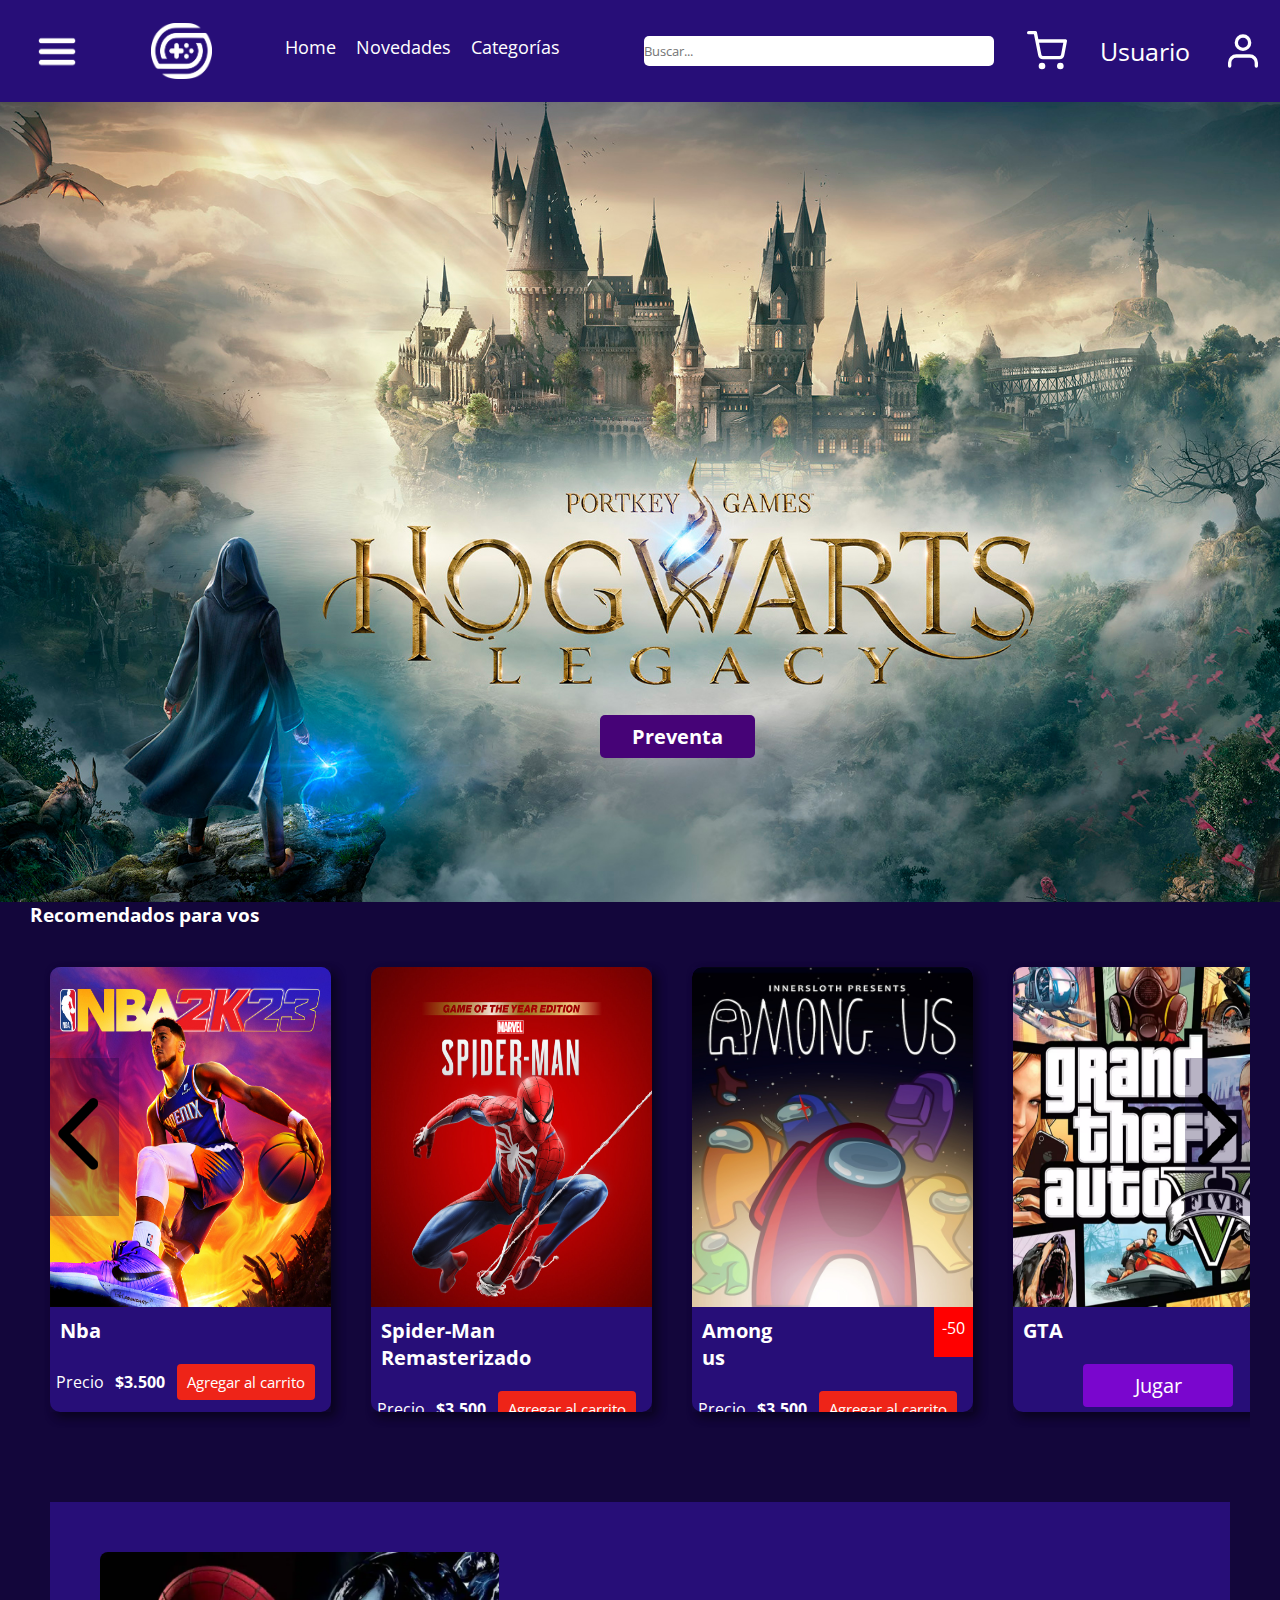
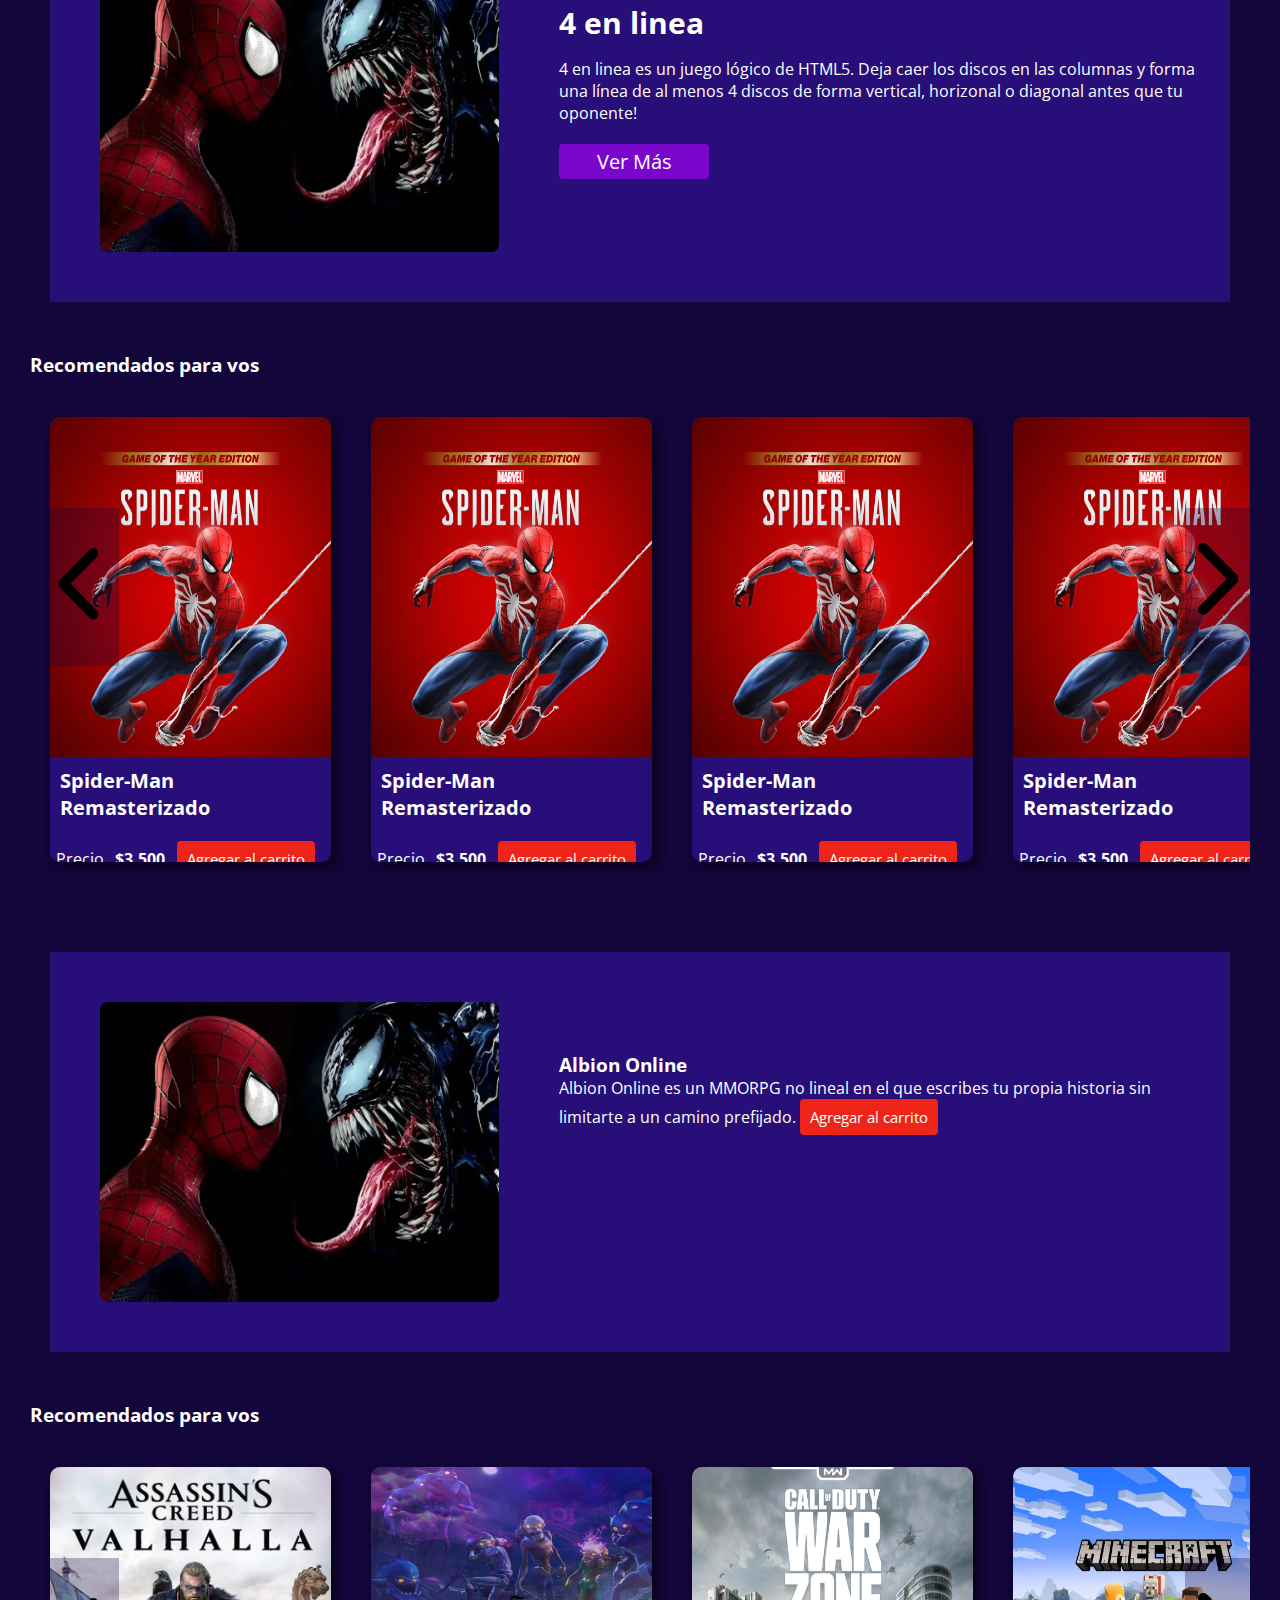
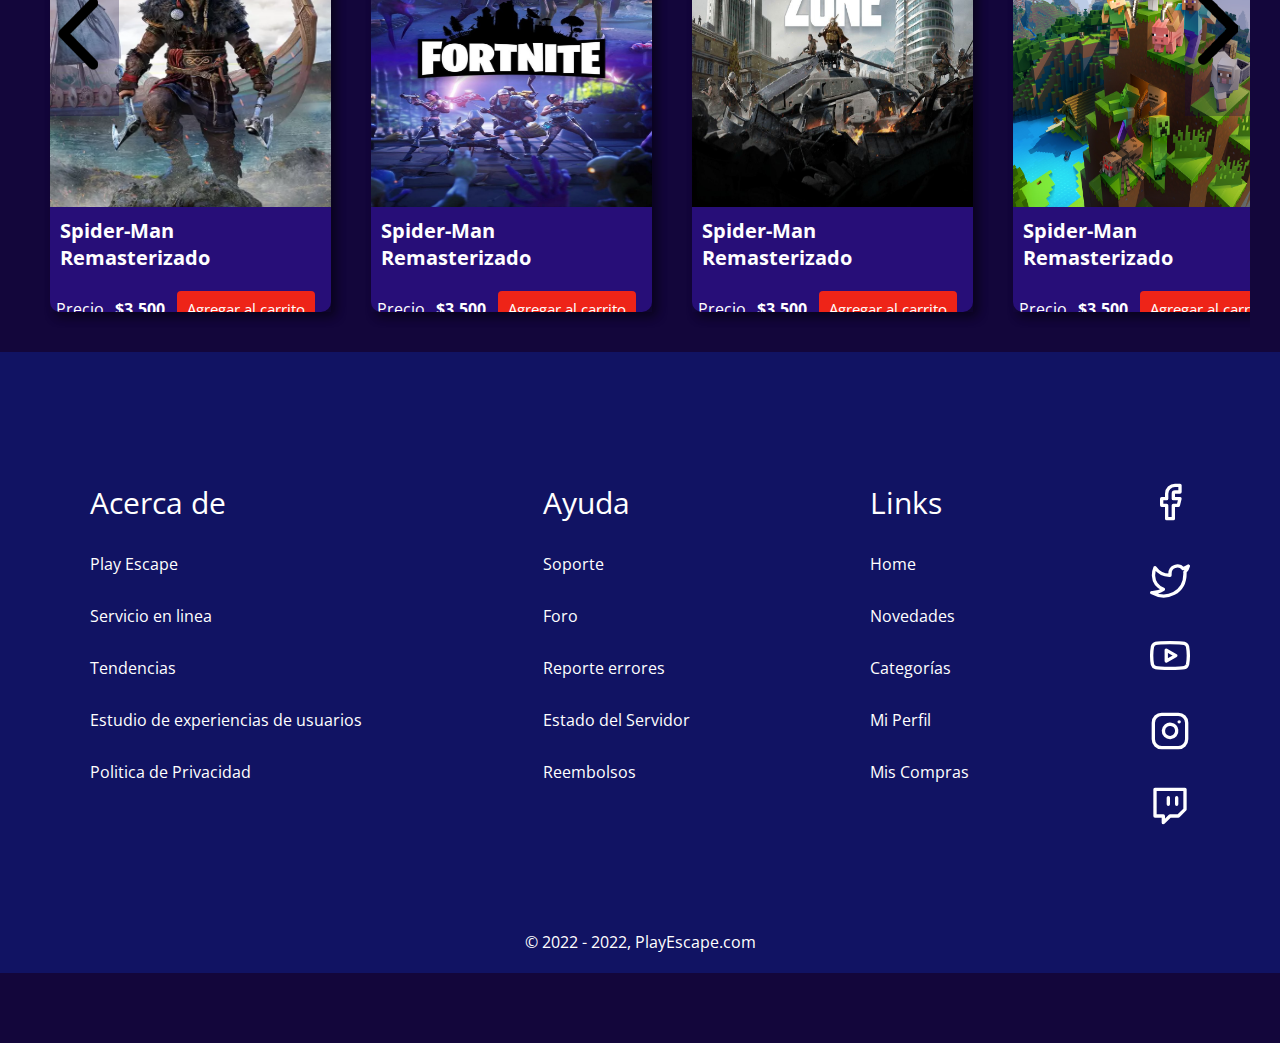
<file: index.html>
<!DOCTYPE html>
<html lang="en">
  <head>
    <meta charset="UTF-8" />
    <meta http-equiv="X-UA-Compatible" content="IE=edge" />
    <meta name="viewport" content="width=device-width, initial-scale=1.0" />
    <link
      href="https://fonts.googleapis.com/css?family=Open Sans"
      rel="stylesheet"
    />
    <link rel="stylesheet" href="css/style.css" />
    <title>Document</title>
  </head>
  <body>
    <header>
      <div class="menu-desplegable">
        <ul>
          <li><h1>User 2</h1></li>
          <li> <img src="./images/user.svg" alt="" /> </li>
          <li>Configuracion y privacidad</li>
          <li>Ayuda y soporte técnico</li>
          <li>Pantalla y accesibilidad</li>
          <li>Log out</li>
          <div>
            <img src="./images/facebook.svg" alt="" />
            <img src="./images/twitter.svg" alt="" />
            <img src="./images/youtube.svg" alt="" />
            <img src="./images/instagram.svg" alt="" />
            <img src="./images/twitch.svg" alt="" />
          </div>
        </ul>  
      </div>
      <img class="menu-hanburguesa" src="/images/menu_hamburguesa.png" alt="" id="menu-hamburguesa"/>
      <img class="logo" src="./images/logo.png" alt="" />
      <nav>
        <ul class="lista-nav">
          <li><a href="index.html">Home</a></li>
          <li><a href="juegoLanzamiento.html">Novedades</a></li>
          <li><a href="4enlinea.html">Categorías</a></li>
        </ul>
      </nav>
      <input class="input-busqueda" type="text" placeholder="Buscar..."/>
      <img src="./images/shopping-cart.svg" alt="" />
      <p>Usuario</p>
      <img src="./images/user.svg" alt="" />
    </header>


    <div class="content-hogwarts">
      <img class="img-hogwarts" src="./images/HogwartsLegacy.jpg" alt="" />
    <button class="btn-preventa"> Preventa </button>
    </div>




  <!---- CARDS DEL CARRUSEL RECOMENDADOS-->

<div class="content-carrusel-recomendado">

<div class="content-titulo-controladores">
  <h3>Recomendados para vos</h3>
  <div class="controladores">
    
  </div>
</div>

<div class="content-principal">
  
  
  <!---- de donde a donde va el carrusel-->
  <div class="content-carrusel">
    <button  type="button" id="flecha-izquierda" class="flecha-izquierda">
      <img src="./images/fecha izquierda.png" alt="">
    </button>
    <div class="carrusel">
      <div class="card1">
        <div class="box">
          <img src="./images/nba.jpg" alt="" />
        </div>
        <h4 class="title-card">Nba</h4>
        <P>Precio <span>$3.500</span>
          <button class="btn-agregarCarrito"> Agregar al carrito </button></P>
        </div>
      </div>
      <!---- DIV DE LOS CARDS-->
      <div class="carrusel">
        <div class="card1">
          <div class="box">
            <img src="./images/spider-man.jpg" alt="" />
          </div>
          <h4 class="title-card">Spider-Man Remasterizado</h4>
          <P>Precio <span>$3.500</span>
          <button class="btn-agregarCarrito"> Agregar al carrito </button></P>
        </div>
      </div>

      <div class="carrusel">
        <div class="card1">
          <div class="box">
            <img src="./images/amongus.jpg" alt="" />
          </div>
          <div class="content-titulo-descuento">
            <h4 class="title-card">Among us</h4>
            <div class="descuento">-50</div>
          </div>
          
          <P>Precio <span>$3.500</span>
            <button class="btn-agregarCarrito"> Agregar al carrito </button></P>
          </div>
        </div>

        <div class="carrusel">
          <div class="card1">
          <div class="box">
            <img src="./images/gta.webp" alt="" />
          </div>
          <h4 class="title-card">GTA</h4>
            <button class="btn-jugar"> Jugar </button>
          </div>
      </div>
      <div class="carrusel">
        <div class="card1">
          <div class="box">
            <img src="./images/minecraft.jpg" alt="" />
          </div>
          <h4 class="title-card">Minecraft</h4>
          
            <button class="btn-jugar"> Jugar </button>        
            </div>
        </div>
        <div class="carrusel">
          <div class="card1">
          <div class="box">
            <img src="./images/rocket.jpg" alt="" />
          </div>
          <h4 class="title-card">rocket league</h4>
          <P>Precio <span>$3.500</span>
            <button class="btn-agregarCarrito"> Agregar al carrito </button></P>
          </div>
      </div>
      <div class="carrusel">
        <div class="card1">
        <div class="box">
          <img src="./images/fornite.jpg" alt="" />
        </div>
        <h4 class="title-card">Fornite</h4>
        <P>Precio <span>$3.500</span>
          <button class="btn-agregarCarrito"> Agregar al carrito </button></P>
        </div>
    </div>
      </div>

      <button type="button" id="flecha-derecha" class="flecha-derecha">
        <img src="./images/fechaDerecha.png" alt="">
      </button>
     
      </button>
    </div>
    
    
    
    
    <!---- Proba ahora, 4 en linea-->
    <div class="content-4enLinea">
      <div class="content-img">
        <div class="box2">
            <img src="./images/the-amazing-spider-man.webp" alt="" />
          </div>
        </div>
        <div class="content-texto">
          <h3 class="texto-enLinea">4 en linea</h3>
          <p>4 en linea es un juego lógico de HTML5.
          Deja caer los discos en las columnas y
          forma una línea de al menos 4 discos de
          forma vertical, horizonal o diagonal antes
          que tu oponente!
        </p>
          <button class="btn-ver-mas"><a href="4enlinea.html">Ver Más</a></button></P>
        </div>
        
      </div>



  <!----  CARRUSEL -->



<div class="content-carrusel-recomendado">

<div class="content-titulo-controladores">
  <h3>Recomendados para vos</h3>
  <div class="controladores">
    
  </div>
</div>

<div class="content-principal">
  
  
  <!---- de donde a donde va el carrusel-->
  <div class="content-carrusel">
    <button  type="button" id="flecha-izquierda" class="flecha-izquierda">
      <img src="./images/fecha izquierda.png" alt="">
    </button>
    <div class="carrusel">
      <div class="card1">
        <div class="box">
          <img src="./images/spider-man.jpg" alt="" />
        </div>
        <h4 class="title-card">Spider-Man Remasterizado</h4>
        <P>Precio <span>$3.500</span>
          <button class="btn-agregarCarrito"> Agregar al carrito </button></P>
        </div>
      </div>
      <div class="carrusel">
        <div class="card1">
          <div class="box">
            <img src="./images/spider-man.jpg" alt="" />
          </div>
          <h4 class="title-card">Spider-Man Remasterizado</h4>
          <P>Precio <span>$3.500</span>
          <button class="btn-agregarCarrito"> Agregar al carrito </button></P>
        </div>
      </div>
      <div class="carrusel">
        <div class="card1">
          <div class="box">
            <img src="./images/spider-man.jpg" alt="" />
          </div>
          <h4 class="title-card">Spider-Man Remasterizado</h4>
          <P>Precio <span>$3.500</span>
            <button class="btn-agregarCarrito"> Agregar al carrito </button></P>
          </div>
        </div>
        <div class="carrusel">
          <div class="card1">
          <div class="box">
            <img src="./images/spider-man.jpg" alt="" />
          </div>
          <h4 class="title-card">Spider-Man Remasterizado</h4>
          <P>Precio <span>$3.500</span>
            <button class="btn-agregarCarrito"> Agregar al carrito </button></P>
          </div>
      </div>
      <div class="carrusel">
        <div class="card1">
          <div class="box">
            <img src="./images/spider-man.jpg" alt="" />
          </div>
          <h4 class="title-card">Spider-Man Remasterizado</h4>
          <P>Precio <span>$3.500</span>
            <button class="btn-agregarCarrito"> Agregar al carrito </button></P>
          </div>
        </div>
        <div class="carrusel">
          <div class="card1">
          <div class="box">
            <img src="./images/spider-man.jpg" alt="" />
          </div>
          <h4 class="title-card">Spider-Man Remasterizado</h4>
          <P>Precio <span>$3.500</span>
            <button class="btn-agregarCarrito"> Agregar al carrito </button></P>
          </div>
      </div>
      <div class="carrusel">
        <div class="card1">
        <div class="box">
          <img src="./images/spider-man.jpg" alt="" />
        </div>
        <h4 class="title-card">Spider-Man Remasterizado</h4>
        <P>Precio <span>$3.500</span>
          <button class="btn-agregarCarrito"> Agregar al carrito </button></P>
        </div>
    </div>
      </div>

      <button type="button" id="flecha-derecha" class="flecha-derecha">
        <img src="./images/fechaDerecha.png" alt="">
      </button>
     
      </button>
    </div>
    
     <!---- Proba ahora, 4 en linea-->
     <div class="content-4enLinea">
      <div class="content-img">
        <div class="box2">
            <img src="./images/the-amazing-spider-man.webp" alt="" />
          </div>
        </div>
        <div class="content-texto">
          <h3>Albion Online</h3>
          Albion Online es un MMORPG no lineal en el que escribes tu propia historia sin  limitarte a un camino prefijado.
          <button class="btn-agregarCarrito"> Agregar al carrito </button></P>
        </div>
        
      </div>

       <!----  CARRUSEL -->



<div class="content-carrusel-recomendado">

  <div class="content-titulo-controladores">
    <h3>Recomendados para vos</h3>
    <div class="controladores">
      
    </div>
  </div>
  
  <div class="content-principal">
    
    
    <!---- de donde a donde va el carrusel-->
    <div class="content-carrusel">
      <button  type="button" id="flecha-izquierda" class="flecha-izquierda">
        <img src="./images/fecha izquierda.png" alt="">
      </button>
      <div class="carrusel">
        <div class="card1">
          <div class="box">
            <img src="./images/assassin__039_s_creed__2020_-5296873.webp" alt="" />
          </div>
          <h4 class="title-card">Spider-Man Remasterizado</h4>
          <P>Precio <span>$3.500</span>
            <button class="btn-agregarCarrito"> Agregar al carrito </button></P>
          </div>
        </div>
        <div class="carrusel">
          <div class="card1">
            <div class="box">
              <img src="./images/fornite.jpg" alt="" />
            </div>
            <h4 class="title-card">Spider-Man Remasterizado</h4>
            <P>Precio <span>$3.500</span>
            <button class="btn-agregarCarrito"> Agregar al carrito </button></P>
          </div>
        </div>
        <div class="carrusel">
          <div class="card1">
            <div class="box">
              <img src="./images/call-of-duty-warzone-20203102215835_1.jpg" alt="" />
            </div>
            <h4 class="title-card">Spider-Man Remasterizado</h4>
            <P>Precio <span>$3.500</span>
              <button class="btn-agregarCarrito"> Agregar al carrito </button></P>
            </div>
          </div>
          <div class="carrusel">
            <div class="card1">
            <div class="box">
              <img src="./images/minecraft.jpg" alt="" />
            </div>
            <h4 class="title-card">Spider-Man Remasterizado</h4>
            <P>Precio <span>$3.500</span>
              <button class="btn-agregarCarrito"> Agregar al carrito </button></P>
            </div>
        </div>
        <div class="carrusel">
          <div class="card1">
            <div class="box">
              <img src="./images/spider-man.jpg" alt="" />
            </div>
            <h4 class="title-card">Spider-Man Remasterizado</h4>
            <P>Precio <span>$3.500</span>
              <button class="btn-agregarCarrito"> Agregar al carrito </button></P>
            </div>
          </div>
          <div class="carrusel">
            <div class="card1">
            <div class="box">
              <img src="./images/spider-man.jpg" alt="" />
            </div>
            <h4 class="title-card">Spider-Man Remasterizado</h4>
            <P>Precio <span>$3.500</span>
              <button class="btn-agregarCarrito"> Agregar al carrito </button></P>
            </div>
        </div>
        <div class="carrusel">
          <div class="card1">
          <div class="box">
            <img src="./images/spider-man.jpg" alt="" />
          </div>
          <h4 class="title-card">Spider-Man Remasterizado</h4>
          <P>Precio <span>$3.500</span>
            <button class="btn-agregarCarrito"> Agregar al carrito </button></P>
          </div>
      </div>
        </div>
  
        <button type="button" id="flecha-derecha" class="flecha-derecha">
          <img src="./images/fechaDerecha.png" alt="">
        </button>
       
        </button>
      </div>
   

    <!---- CARDS DEL CARRUSEL RECOMENDADOS-->
    <footer>
      <div class="container-footer">
        <div>
          <ul>
            <li>Acerca de</li>
            <li>Play Escape</li>
            <li>Servicio en linea</li>
            <li>Tendencias</li>
            <li>Estudio de experiencias de usuarios</li>
            <li>Politica de Privacidad</li>
          </ul>
        </div>
        <div>
          <ul>
            <li>Ayuda</li>
            <li>Soporte</li>
            <li>Foro</li>
            <li>Reporte errores</li>
            <li>Estado del Servidor</li>
            <li>Reembolsos</li>
          </ul>
        </div>
        <div>
          <ul>
            <li>Links</li>
            <li>Home</li>
            <li>Novedades</li>
            <li>Categorías</li>
            <li>Mi Perfil</li>
            <li>Mis Compras</li>
          </ul>
        </div>
        <div>
          <ul>
            <li><img src="./images/facebook.svg" alt="" /></li>
            <li><img src="./images/twitter.svg" alt="" /></li>
            <li><img src="./images/youtube.svg" alt="" /></li>
            <li><img src="./images/instagram.svg" alt="" /></li>
            <li><img src="./images/twitch.svg" alt="" /></li>
          </ul>
        </div>
      </div>
      <div class="container-footer2">© 2022 - 2022, PlayEscape.com</div>
    </footer>

    <script src="/js/controlador.js"></script>
    <script src="/js/menuDesplegable.js"></script>
  </body>
</html>
</file>
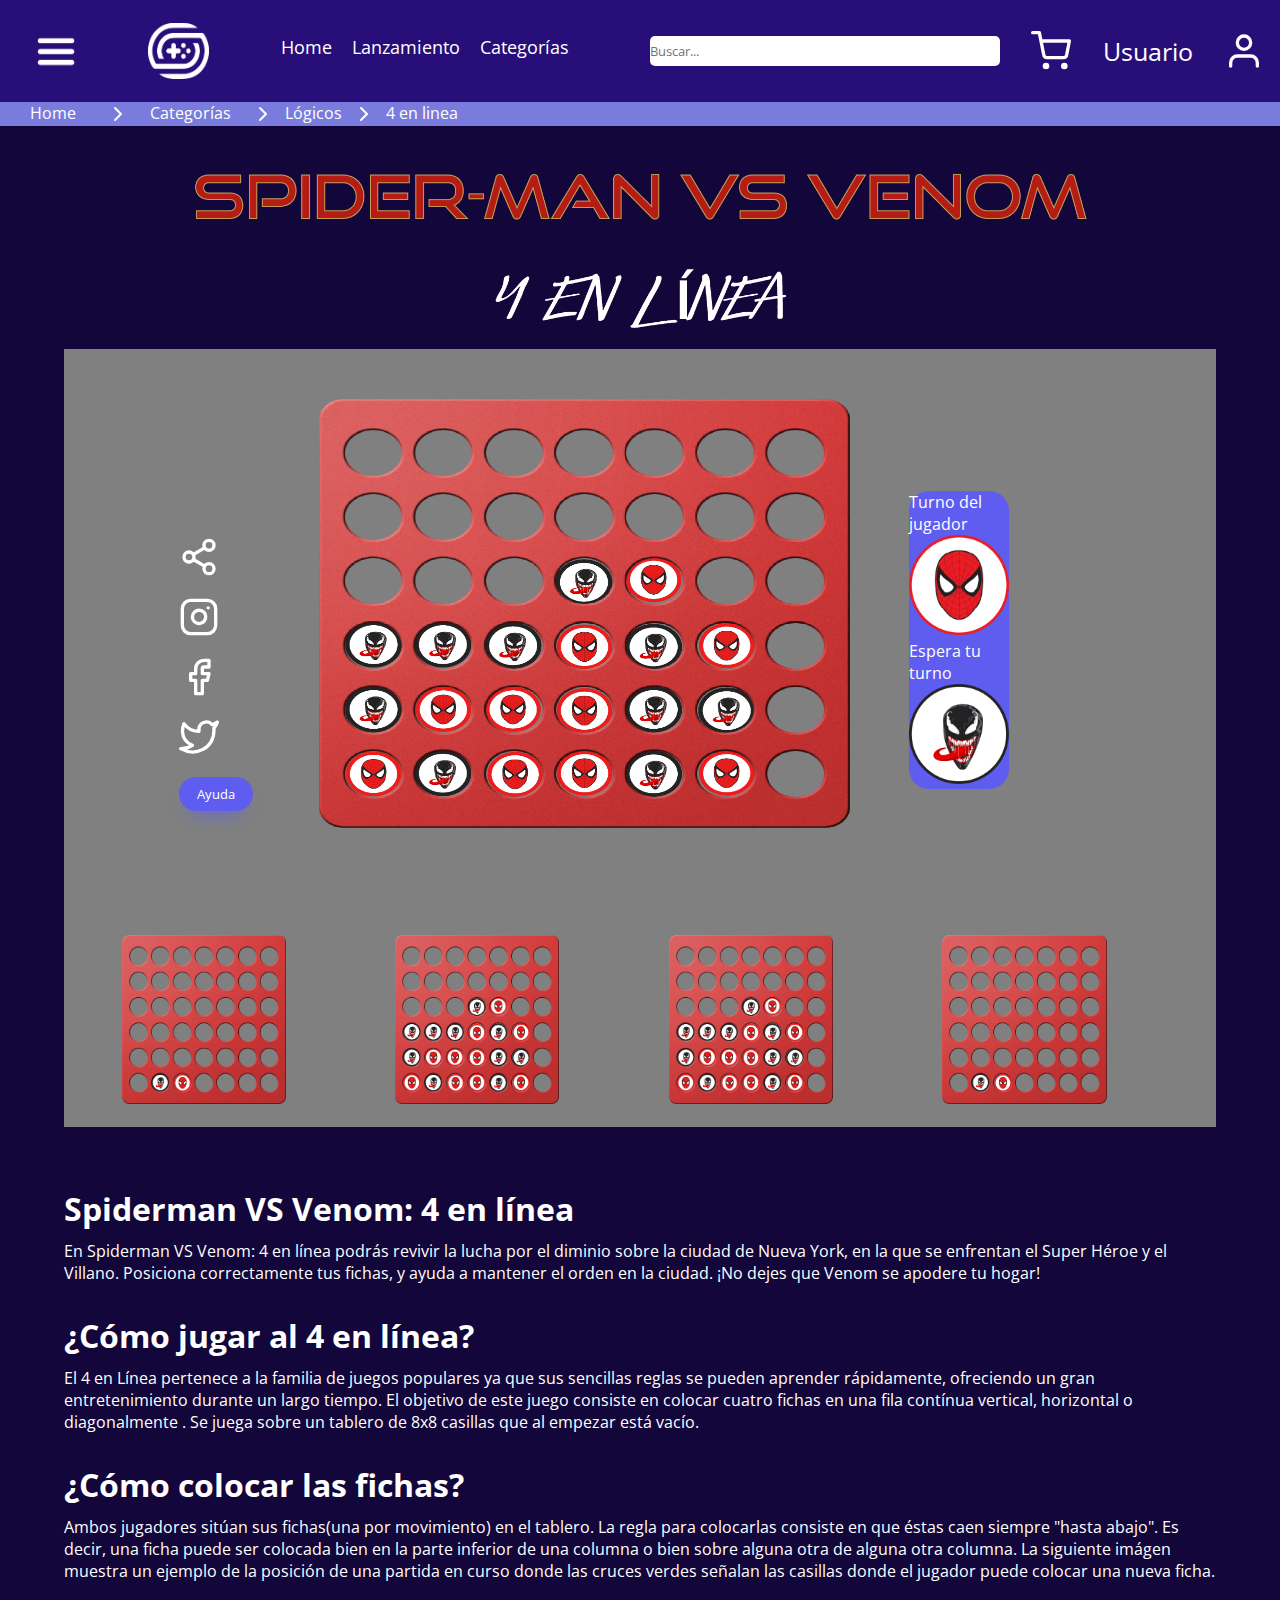
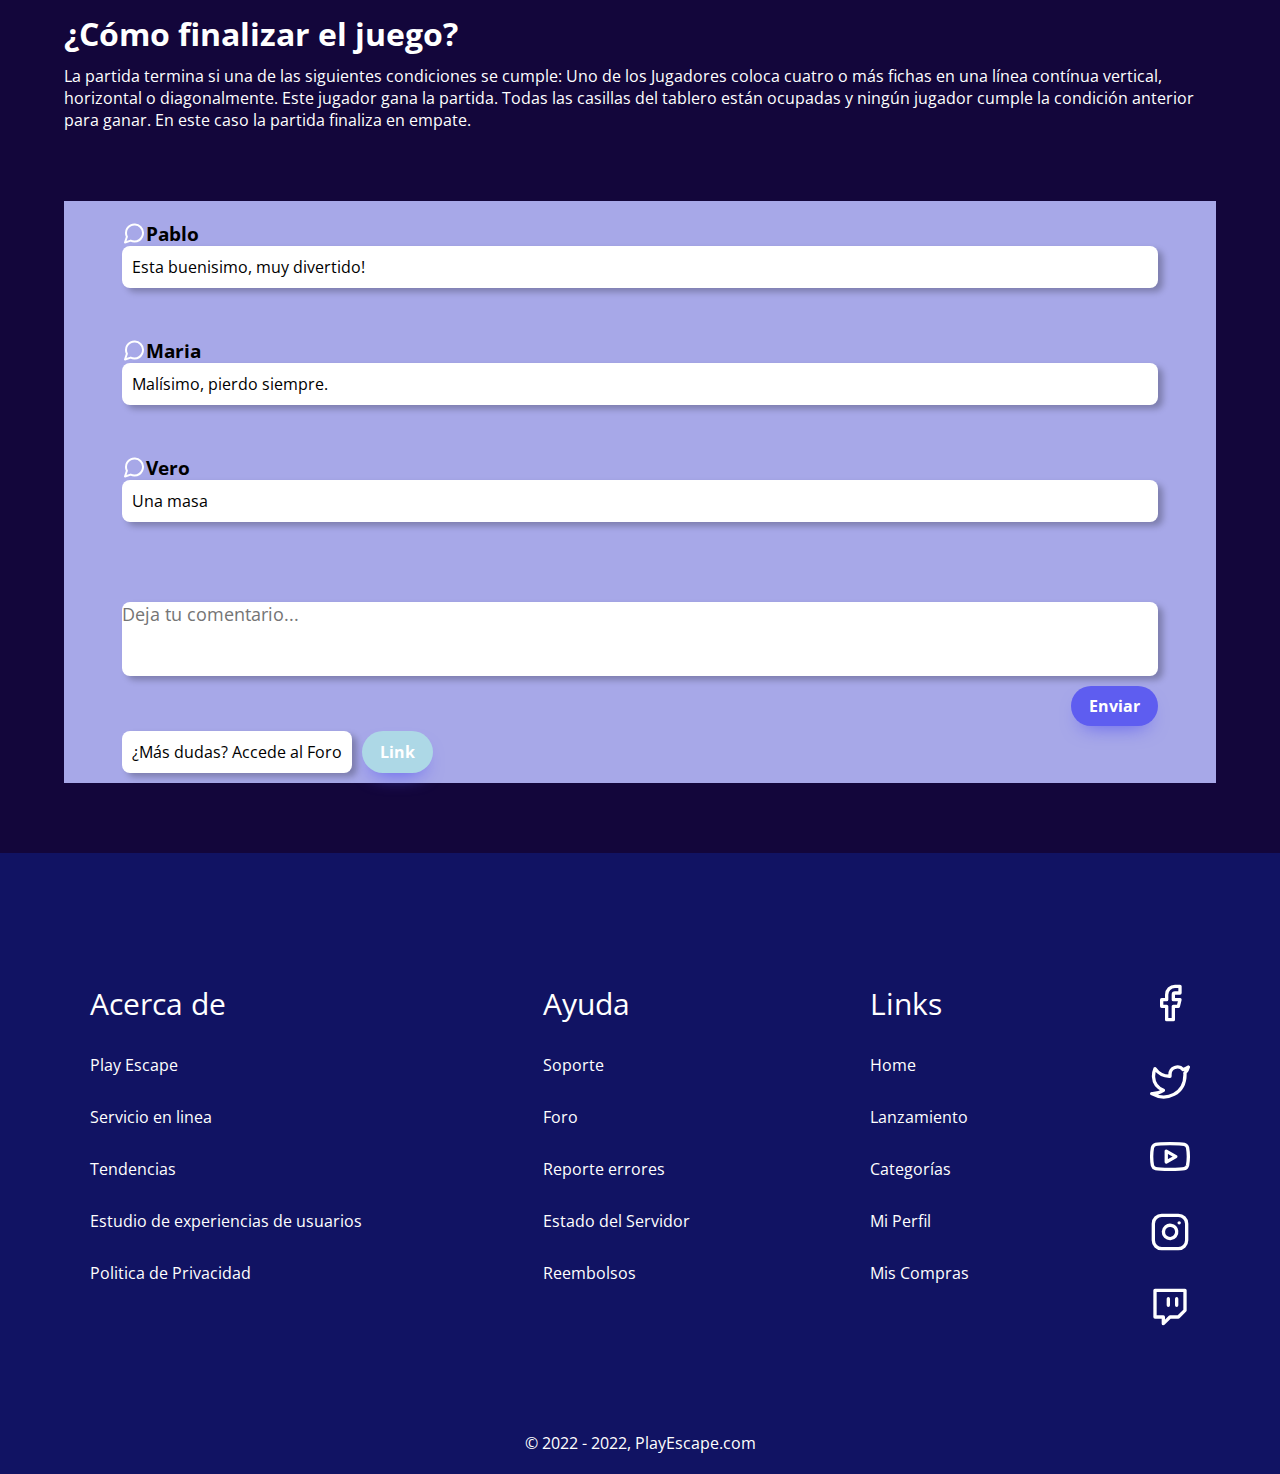
<file: 4enlinea.html>
<!DOCTYPE html>
<html lang="en">
  <head>
    <meta charset="UTF-8" />
    <meta http-equiv="X-UA-Compatible" content="IE=edge" />
    <meta name="viewport" content="width=device-width, initial-scale=1.0" />
    <link
      href="https://fonts.googleapis.com/css?family=Open Sans"
      rel="stylesheet"
    />
    <link rel="stylesheet" href="css/style.css" />
    <title>Document</title>
  </head>
  <body>
    <header>
      <img class="menu-hanburguesa" src="/images/menu_hamburguesa.png" alt="" />
      <img class="logo" src="./images/logo.png" alt="" />
      <nav>
        <ul class="lista-nav">
          <li><a href="index.html">Home</a></li>
          <li><a href="juegoLanzamiento.html">Lanzamiento</a></li>
          <li><a href="4enlinea.html">Categorías</a></li>
        </ul>
      </nav>
      <input class="input-busqueda" type="text" placeholder="Buscar..." />
      <img src="./images/shopping-cart.svg" alt="" />
      <p>Usuario</p>
      <img src="./images/user.svg" alt="" />
    </header>

    <div class="breadcrumb">
      <ul>
        <li><a href="index.html">Home</a></li>
        <li><img src="./images/chevron-right.svg" alt="" /></li>
        <li><a href="4enlinea.html">Categorías</a></li>
        <li><img src="./images/chevron-right.svg" alt="" /></li>
        <li>Lógicos</li>
        <li><img src="./images/chevron-right.svg" alt="" /></li>
        <li>4 en linea</li>
      </ul>
    </div>

    <figure class="figure-4enlinea-portada">
      <img src="./images/Recurso_12.png" alt="Spider-ManVSVenom" />
    </figure>

    <div class="contenedor-4enlinea">
      <div class="contenedor-4enlinea-1">
        <div>
          <ul>
            <li><img src="./images/share-2.svg" alt="" /></li>
            <li><img src="./images/instagram.svg" alt="" /></li>
            <li><img src="./images/facebook.svg" alt="" /></li>
            <li><img src="./images/twitter.svg" alt="" /></li>
            <li><button>Ayuda</button></li>
          </ul>
        </div>
        <div class="tablero-juego">
          <img src="./images/Recurso_9.png" alt="juego" />
        </div>

        <div class="tablero-turno">
          <div>
            <p>Turno del jugador</p>
            <img src="./images/spiderman.png" alt="" />
          </div>
          <div>
            <p>Espera tu turno</p>
            <img src="./images/venom.png" alt="" />
          </div>
        </div>
      </div>
      <div class="contenedor-4enlinea2">
        <div><img src="./images/Recurso_10.png" alt="" /></div>
        <div><img src="./images/Recurso_9.png" alt="" /></div>
        <div><img src="./images/Recurso_9.png" alt="" /></div>
        <div><img src="./images/Recurso_10.png" alt="" /></div>
      </div>
    </div>

    <section>
      <div>
        <h1>Spiderman VS Venom: 4 en línea</h1>
        <p>
          En Spiderman VS Venom: 4 en línea podrás revivir la lucha por el
          diminio sobre la ciudad de Nueva York, en la que se enfrentan el Super
          Héroe y el Villano. Posiciona correctamente tus fichas, y ayuda a
          mantener el orden en la ciudad. ¡No dejes que Venom se apodere tu
          hogar!
        </p>
      </div>
      <div>
        <h1>¿Cómo jugar al 4 en línea?</h1>
        <p>
          El 4 en Línea pertenece a la familia de juegos populares ya que sus
          sencillas reglas se pueden aprender rápidamente, ofreciendo un gran
          entretenimiento durante un largo tiempo. El objetivo de este juego
          consiste en colocar cuatro fichas en una fila contínua vertical,
          horizontal o diagonalmente . Se juega sobre un tablero de 8x8 casillas
          que al empezar está vacío.
        </p>
      </div>
      <div>
        <h1>¿Cómo colocar las fichas?</h1>
        <p>
          Ambos jugadores sitúan sus fichas(una por movimiento) en el tablero.
          La regla para colocarlas consiste en que éstas caen siempre "hasta
          abajo". Es decir, una ficha puede ser colocada bien en la parte
          inferior de una columna o bien sobre alguna otra de alguna otra
          columna. La siguiente imágen muestra un ejemplo de la posición de una
          partida en curso donde las cruces verdes señalan las casillas donde el
          jugador puede colocar una nueva ficha.
        </p>
      </div>
      <div>
        <h1>¿Cómo finalizar el juego?</h1>
        <p>
          La partida termina si una de las siguientes condiciones se cumple: Uno
          de los Jugadores coloca cuatro o más fichas en una línea contínua
          vertical, horizontal o diagonalmente. Este jugador gana la partida.
          Todas las casillas del tablero están ocupadas y ningún jugador cumple
          la condición anterior para ganar. En este caso la partida finaliza en
          empate.
        </p>
      </div>
    </section>

    <article>
      <div class="conteiner-comment">
        <div class="box-comment">
          <div class="comment-hecho">
            <img src="./images/message-circle.svg" alt="" />
            <h3>Pablo</h3>
          </div>
          <p>Esta buenisimo, muy divertido!</p>
        </div>

        <div class="box-comment">
          <div class="comment-hecho">
            <img src="./images/message-circle.svg" alt="" />
            <h3>Maria</h3>
          </div>
          <p>Malísimo, pierdo siempre.</p>
        </div>

        <div class="box-comment">
          <div class="comment-hecho">
            <img src="./images/message-circle.svg" alt="" />
            <h3>Vero</h3>
          </div>
          <p>Una masa</p>
        </div>
      </div>
      <form action="">
        <div class="input-comment">
          <input
            type="text"
            name=""
            id=""
            placeholder="Deja tu comentario..."
          />
        </div>
        <div><button type="submit">Enviar</button></div>
      </form>
      <div class="foro-button">
        <p>¿Más dudas? Accede al Foro</p>
        <button>Link</button>
      </div>
    </article>

    <footer>
      <div class="container-footer">
        <div>
          <ul>
            <li>Acerca de</li>
            <li>Play Escape</li>
            <li>Servicio en linea</li>
            <li>Tendencias</li>
            <li>Estudio de experiencias de usuarios</li>
            <li>Politica de Privacidad</li>
          </ul>
        </div>
        <div>
          <ul>
            <li>Ayuda</li>
            <li>Soporte</li>
            <li>Foro</li>
            <li>Reporte errores</li>
            <li>Estado del Servidor</li>
            <li>Reembolsos</li>
          </ul>
        </div>
        <div>
          <ul>
            <li>Links</li>
            <li><a href="index.html">Home</a></li>
            <li><a href="juegoLanzamiento.html">Lanzamiento</a></li>
            <li>Categorías</li>
            <li>Mi Perfil</li>
            <li>Mis Compras</li>
          </ul>
        </div>
        <div>
          <ul>
            <li><img src="./images/facebook.svg" alt="" /></li>
            <li><img src="./images/twitter.svg" alt="" /></li>
            <li><img src="./images/youtube.svg" alt="" /></li>
            <li><img src="./images/instagram.svg" alt="" /></li>
            <li><img src="./images/twitch.svg" alt="" /></li>
          </ul>
        </div>
      </div>
      <div class="container-footer2">© 2022 - 2022, PlayEscape.com</div>
    </footer>
    <script src="/js/menuDesplegable.js"></script>
  </body>
</html>
</file>
<file: css/style.css>
* {
  margin: 0;
  padding: 0;
  list-style: none;
  text-decoration: none;
  border: none;
  outline: none;
  font-family: "Open Sans";
}

/* ----- HEADER -----*/
body {
  background-color: #13063b;
}
.menu-hanburguesa {
  max-width: 40%;
  max-height: 40%;
  margin: 20px 20px 20px 20px;
}

.logo {
  max-width: 55%;
  max-height: 55%;
  margin: 20px 20px 20px 20px;
}

.input-busqueda {
  width: 350px;
  height: 30px;
  border-radius: 5px;
  margin-left: 40px;
}

.body-lanzamiento {
  background: rgba(20, 22, 19, 0.83);
}

header,
nav {
  background-color: rgb(39, 14, 120);
  display: flex;
  flex-direction: row;
  align-items: center;
  justify-content: space-around;
  color: white;
  font-family: "Open Sans";
  font-size: 25px;
}

nav {
  margin: 0px 0px 30px 10px;
}
header {
  height: 102px;
}
.lista-nav {
  display: flex;
  flex-direction: row;
  font-size: 18px;
}
.lista-nav li {
  justify-content: center;
  padding: 51px 10px 30px 10px;
}
a {
  color: white;
}

.breadcrumb {
  background-color: rgba(122, 124, 221, 1);
  color: white;
}

.breadcrumb :first-child {
  display: flex;
  padding-left: 10px;
  padding-right: 10px;
}

/* ----- HEADER -----*/

/*---Menu desplegable---*/
.menu-desplegable {
  display: none;
}
section {
  width: 90%;
  color: white;
  margin-left: 5%;
  margin-top: 60px;
}

section div {
  margin-top: 30px;
}

section p {
  margin-top: 10px;
}

article {
  background-color: rgba(167, 168, 232, 1);
  margin-left: 5%;
  margin-bottom: 70px;
  margin-top: 70px;
  margin-right: 5%;
}

.input-comment input {
  padding-bottom: 50px;
  font-size: large;
  width: 90%;
  margin-left: 5%;
  border-radius: 8px;
  box-shadow: 5px 4px 6px rgba(0, 0, 0, 0.25);
}

article button {
  background: #5e5df0;
  border-radius: 999px;
  box-shadow: #5e5df0 0 10px 20px -10px;
  box-sizing: border-box;
  color: #ffffff;
  cursor: pointer;
  font-size: 16px;
  font-weight: 700;
  line-height: 24px;
  opacity: 1;
  outline: 0 solid transparent;
  padding: 8px 18px;
  user-select: none;
  touch-action: manipulation;
  width: fit-content;
  word-break: break-word;
  border: 0;
}

article form div:nth-child(2) {
  display: flex;
  justify-content: flex-end;
  padding-top: 10px;
  padding-bottom: 5px;
  padding-right: 5%;
}

.foro-button {
  display: flex;
  padding-bottom: 10px;
  padding-left: 5%;
}

.foro-button button {
  background-color: lightblue;
  margin-left: 10px;
}

.comment-hecho {
  display: flex;
}
.comment-hecho p {
  font-size: larger;
}
article div p {
  justify-content: flex-start;
  background-color: white;
  border-radius: 8px;
  box-shadow: 5px 4px 6px rgba(0, 0, 0, 0.25);
  padding: 10px;
}

.box-comment {
  width: 90%;
  margin-left: 5%;
  margin-top: 20px;
  margin-bottom: 30px;
  padding-top: 20px;
}

.conteiner-comment {
  padding-bottom: 50px;
}
/*----- CONTENEDOR 4 EN LINEA -----*/
.contenedor-4enlinea {
  width: 90%;
  display: flex;
  margin-left: 5%;
  background-color: gray;
  height: 100%;
  position: relative;
  flex-direction: column;
}

.contenedor-4enlinea-1 {
  display: flex;
  width: 80%;
  margin-left: 10%;
  margin-top: 50px;
}

.contenedor-4enlinea-1 div:first-child ul li {
  margin-top: 20px;
  width: 40px;
  height: 40px;
}
.contenedor-4enlinea-1 div:first-child {
  align-self: center;
}

.contenedor-4enlinea-1 div:first-child button {
  background: #5e5df0;
  border-radius: 999px;
  box-shadow: #5e5df0 0 10px 20px -10px;
  box-sizing: border-box;
  color: #ffffff;
  opacity: 1;
  outline: 0 solid transparent;
  padding: 8px 18px;
  user-select: none;
  touch-action: manipulation;
  width: fit-content;
  align-self: center;
}

.tablero-juego {
  margin-left: 100px;
}

.tablero-turno {
  margin-top: 10%;
  width: 28%;
  margin-right: 10%;
  background-color: #5e5df0;
  border-radius: 20px;
  height: 50%;
  display: flex;
  flex-direction: column;
  align-items: center;
  justify-content: space-evenly;
}

.contenedor-4enlinea2 {
  display: flex;
  justify-content: space-between;
  margin-bottom: 2%;
  margin-left: 5%;
}
/* ----- IMAG 4ENLINEA -----*/
.figure-4enlinea-portada img {
  width: 70%;
  margin-left: 15%;
  margin-top: 40px;
}
.tablero-juego img {
  width: 90%;
  height: 80%;
}

.tablero-turno img {
  height: 100px;
  width: 100px;
  align-self: center;
}
.tablero-turno p {
  color: white;
}
.contenedor-4enlinea2 img {
  width: 60%;
  height: 100%;
}
/* ----- IMAG HOGWARTS -----*/
.img-hogwarts {
  width: 1300px;
  z-index: 1;
}

.content-hogwarts {
  background-color: #2583b3;
  margin: auto;
  width: auto;
  height: 800px;
  overflow: hidden;
  justify-content: center;
}
.btn-preventa {
  background-color: #460377;
  padding: 8px 32px;
  font-size: 20px;
  font-weight: bold;
  color: white;
  border-radius: 5px;
  position: relative;
  z-index: 2;
  bottom: 290px;
  left: 600px;
}

/* ----- CONTENEDOR TITULO Y CONTROL -----*/
.content-titulo-controladores {
  display: flex;
  justify-content: space-between;
  align-items: end;
}

.content-titulo-controladores h3 {
  color: white;
  margin: 0px 10px 0px 30px;
}

.controladores button {
  background-color: black;
  height: 3px;
  width: 30px;
  cursor: pointer;
  border: none;
  margin-right: 2px;
}
.controladores button:hover,
.controladores button.activo {
  background-color: red;
}

/* ----- CONTENEDOR PRINCIPAL Y FLECHAS -----*/

.content-carrusel-recomendado {
  margin-bottom: 70px;
}

.content-principal {
  display: flex;
  align-items: center;
  position: relative;
}

.flecha-izquierda,
.flecha-derecha {
  position: absolute;
  margin: 0px 30px 0px 47px;
  border: none;
  background: rgba(19, 6, 59, 0.3);
  height: 30%;
  top: calc(50% - 25%);
  line-height: 40px;
  color: #fff;
  cursor: pointer;
  z-index: 500;
  transition: 0.2s ease all;
}

.flecha-izquierda:hover,
.flecha-derecha:hover {
  background: rgba(0, 0, 0, 0.9);
}

.flecha-izquierda {
  left: 0;
}

.flecha-derecha {
  right: 0;
}

/* ----- CARRUSEL RECOMENDADOS -----*/

.content-carrusel-recomendado .content-principal {
  display: flex;
  flex-direction: row;
  align-items: center;
  position: relative;
}

.carrusel-recomendados {
  display: flex;
}

.content-principal {
  width: 100%;
  padding: 20px 0px 20px 0px;
  overflow: hidden;
  scroll-behavior: smooth;
}

.content-carrusel {
  display: flex;
  padding: 20px 0;
  margin: 0px 30px 0px 30px;
  overflow: hidden;
  scroll-behavior: smooth;
}

.carrusel {
  margin: 0px 20px 0px 20px;
  transition: 0.3s ease all;
  box-shadow: 5px 5px 10px rgba(0, 0, 0, 0.3);
}

.box {
  width: 281px;
  height: 340px;
  background-color: red;
  overflow: hidden;
}
.descuento {
  background-color: red;
  text-align: center;
  margin: 0px 0px 0px 150px;
  padding-top: 10px;
  width: 50px;
  height: 40px;
  z-index: 2;
}
.content-titulo-descuento {
  display: flex;
  flex-direction: row;
  width: 281px;
}

.card1 {
  width: 281px;
  height: 445px;
  color: white;
  border-radius: 10px;
  overflow: hidden;
  background-color: #270e78;
  transition: 0.3s ease all;
  box-shadow: 5px 5px 10px rgba(0, 0, 0, 0.3);
}

.card1.hover {
  transform: scale(1.2);
  transform-origin: center;
}
.card1 img {
  width: 281px;
  height: 340px;
  z-index: 1;
}

.title-card {
  font-size: 20px;
  margin: 10px 5px 20px 10px;
}

p,
span {
  display: flex;
  flex-direction: row;
  justify-content: space-around;
  align-items: center;
}
span {
  font-weight: bold;
}
.btn-agregarCarrito,
.btn-jugar {
  padding: 8px 10px;
  margin-right: 10px;
  font-size: 15px;
  color: white;
  border-radius: 4px;
}

.btn-agregarCarrito {
  background-color: #ee2418;
}
.btn-jugar {
  background-color: #7a06ce;
  margin-left: 70px;
  width: 150px;
  font-size: 20px;
  border-radius: 4px;
}

/* ----- 4 EN LINEA -----*/
.content-4enLinea {
  display: flex;
  flex-direction: row;
  height: 400px;
  background-color: #270e78;
  margin: 50px 50px 50px 50px;
}

.content-img {
  padding: 50px 30px 100px 50px;
}
.box2 {
  overflow: hidden;
  height: 300px;
  border-radius: 8px;
}
.box2 img {
  height: 100%;
}

.content-texto {
  padding: 100px 30px 100px 30px;
  color: white;
}

.texto-enLinea {
  margin: 0px 0px 15px 0px;
  font-size: 30px;
}
.btn-ver-mas {
  background-color: #7a06ce;
  margin: 20px 0px 0px 0px;
  width: 150px;
  height: 35px;
  font-size: 20px;
  border-radius: 4px;
  font-family: "Open Sans";
  color: white;
}

/* ----- JUEGO LANZAMIENTO -----*/
.img-hero {
  width: auto;
}
.btn-reservar {
  z-index: 4;
  position: absolute;
  background-color: #2583b3;
  margin: 20px 0px 0px 0px;
  width: 220px;
  height: 45px;
  text-align: center;
  font-size: 20px;
  color: white;
  font-weight: bold;
  border-radius: 4px;
  right: 135px;
  bottom: -10px;
}
.span1 {
  position: absolute;
  z-index: 4;
  right: 145px;
  bottom: -23px;
  font-weight: bold;
}

.span2 {
  position: absolute;
  z-index: 4;
  font-size: 13px;
  right: 100px;
  bottom: -65px;
  color: white;
  width: 320px;
  text-align: center;
  font-weight: lighter;
}

.personaje {
  position: absolute;
  z-index: 3;
}
.titulo {
  position: absolute;
  z-index: 2;
}
.fondo {
  position: absolute;
  z-index: 1;
}

.fondo,
.personaje,
.titulo {
  width: 1000px;
}
.contenedor-imagenes {
  width: 100%;
  margin: 15px 30px 15px 40px;
  scroll-behavior: smooth;
  background-color: #ee2418;
}

.carousel {
  display: flex;
  flex-direction: row;
  width: 910px;
}
.pelicula img {
  width: 300px;
  margin: 0px 10px 0px 10px;
}
.contenedor-carrusel {
  height: 300px;
  overflow: hidden;
}

.contenedor-principal {
  display: flex;
  align-items: center;
  position: relative;
  padding: 20px 0px 20px 0px;
  margin-bottom: 70px;
}
.historia-juego {
  color: white;
}
.historia-juego h2 {
  margin-left: 40px;
}
.parrafo-lanzamiento {
  margin: 10px 20px 0px 40px;
}

.card-juego {
  display: flex;
  flex-direction: row;
}
.mascara {
  width: 300px;
  height: 400px;
  background-color: aqua;
  border-radius: 20px;
  border: 5px solid rgb(172, 129, 21);
  overflow: hidden;
  margin: 0px 15px 0px 15px;
}
.mascara img {
  margin: auto;
  width: 120%;
}

.contenedor-informacion {
  display: flex;
  flex-direction: column;
  margin-left: 5%;
  margin-right: 5%;
  margin-bottom: 50px;
  padding: 20px;
  background-color: black;
  color: white;
}

.columna-minimo,
.columna-recomendado,
.titulo-descripcion,
.descri {
  justify-content: flex-start;
  width: 50%;
}

.titulo-descripcion,
.descri {
  font-size: 12px;
}
.titulo-descripcion {
  margin-top: 15px;
}
.idiomas {
  width: 100%;
  color: white;
  align-self: center;
  margin-bottom: 20px;
}

/* ----- FOOTER -----*/
footer {
  background-color: rgba(17, 19, 99, 1);
  display: flex;
  flex-direction: column;
  color: white;
}

.container-footer {
  display: flex;
  justify-content: space-around;
  margin-top: 100px;
  margin-bottom: 100px;
}

.container-footer2 {
  align-self: center;
  margin-bottom: 20px;
}

footer ul li:first-child {
  font-size: 30px;
}

footer li {
  margin-top: 30px;
}
</file>
